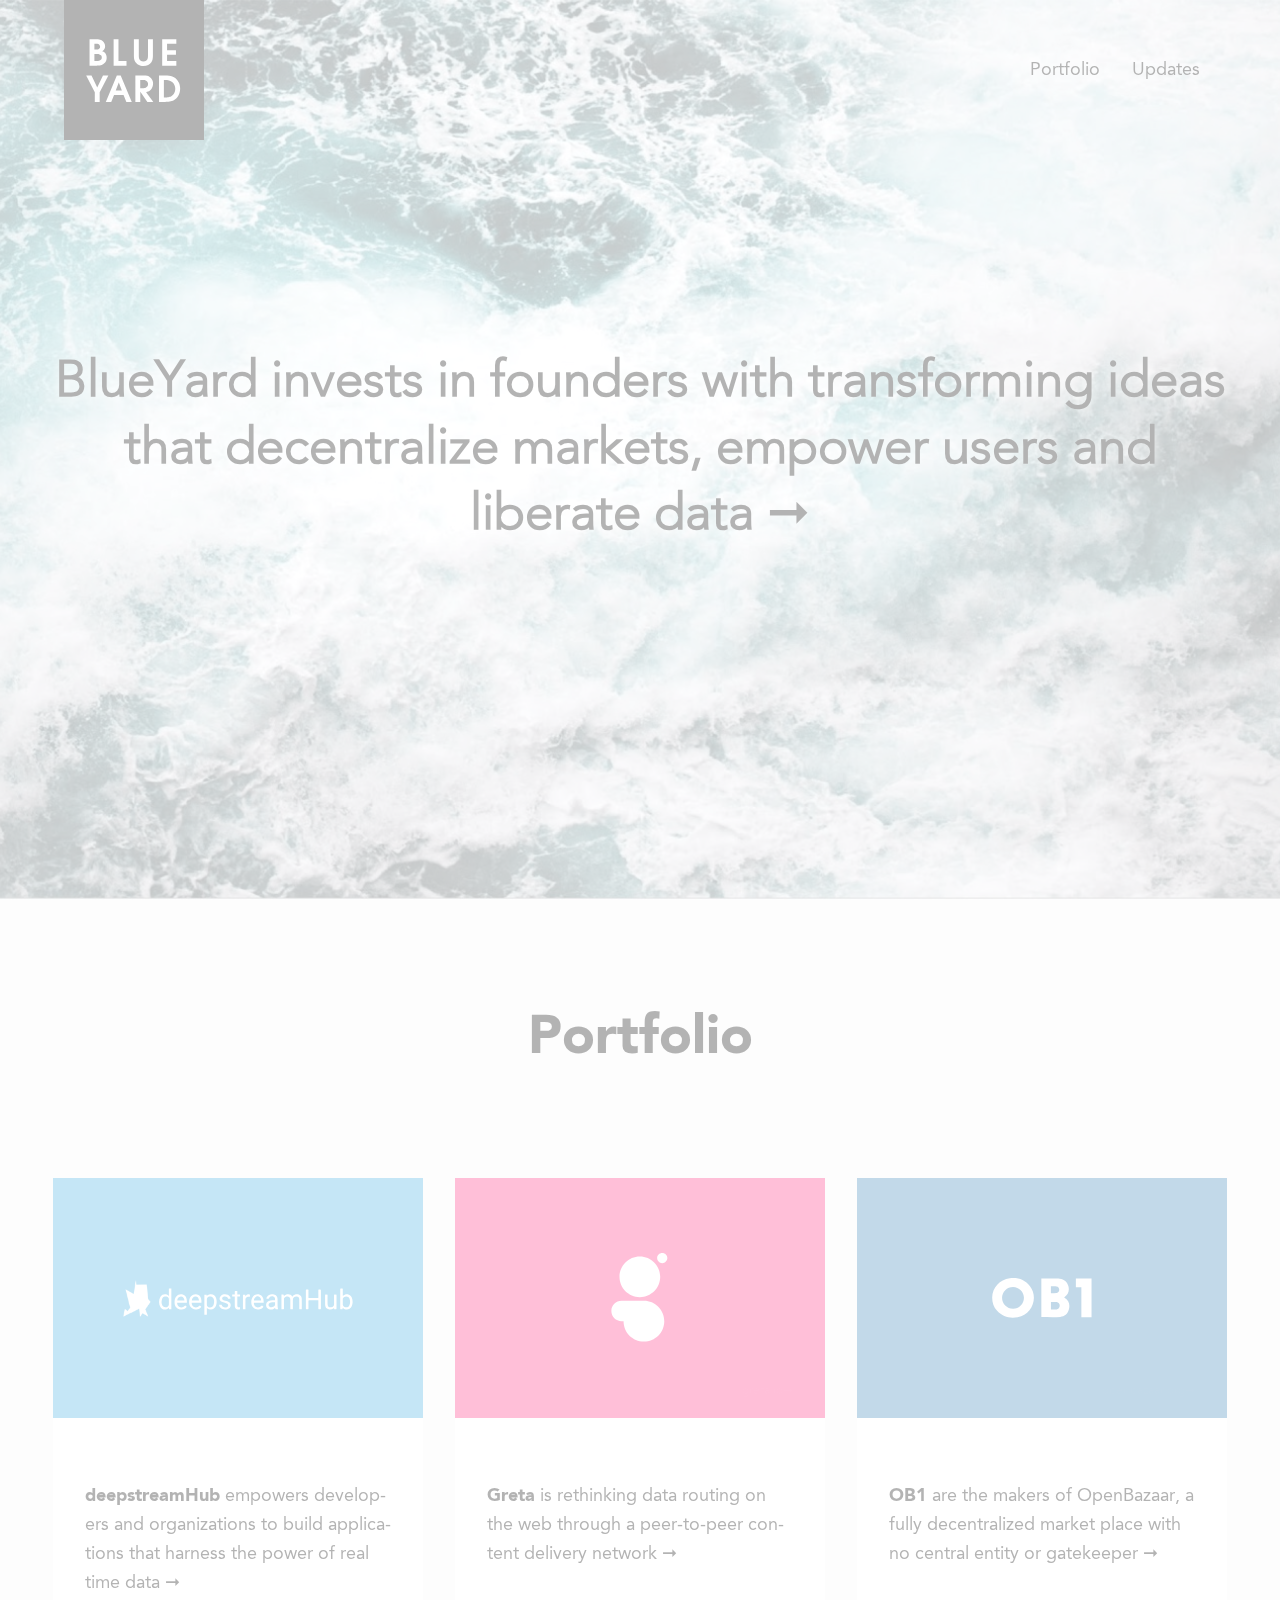
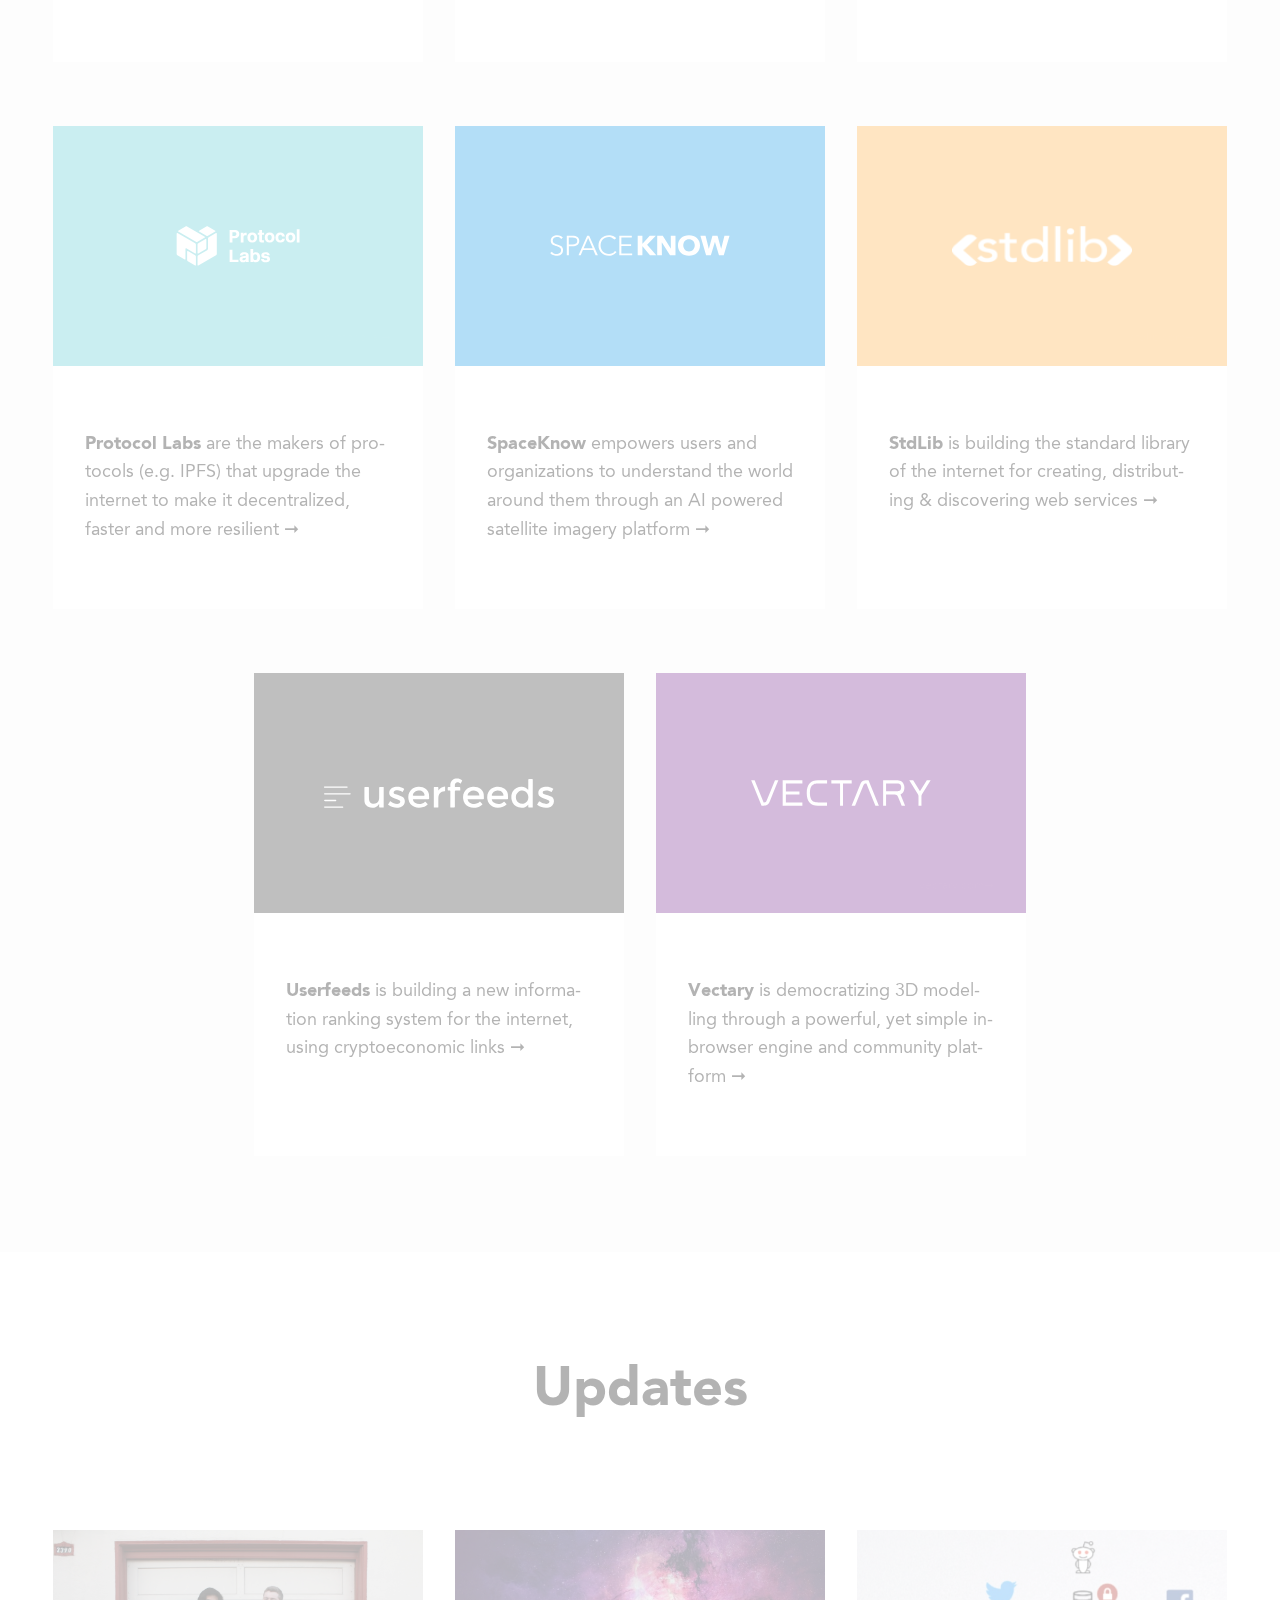
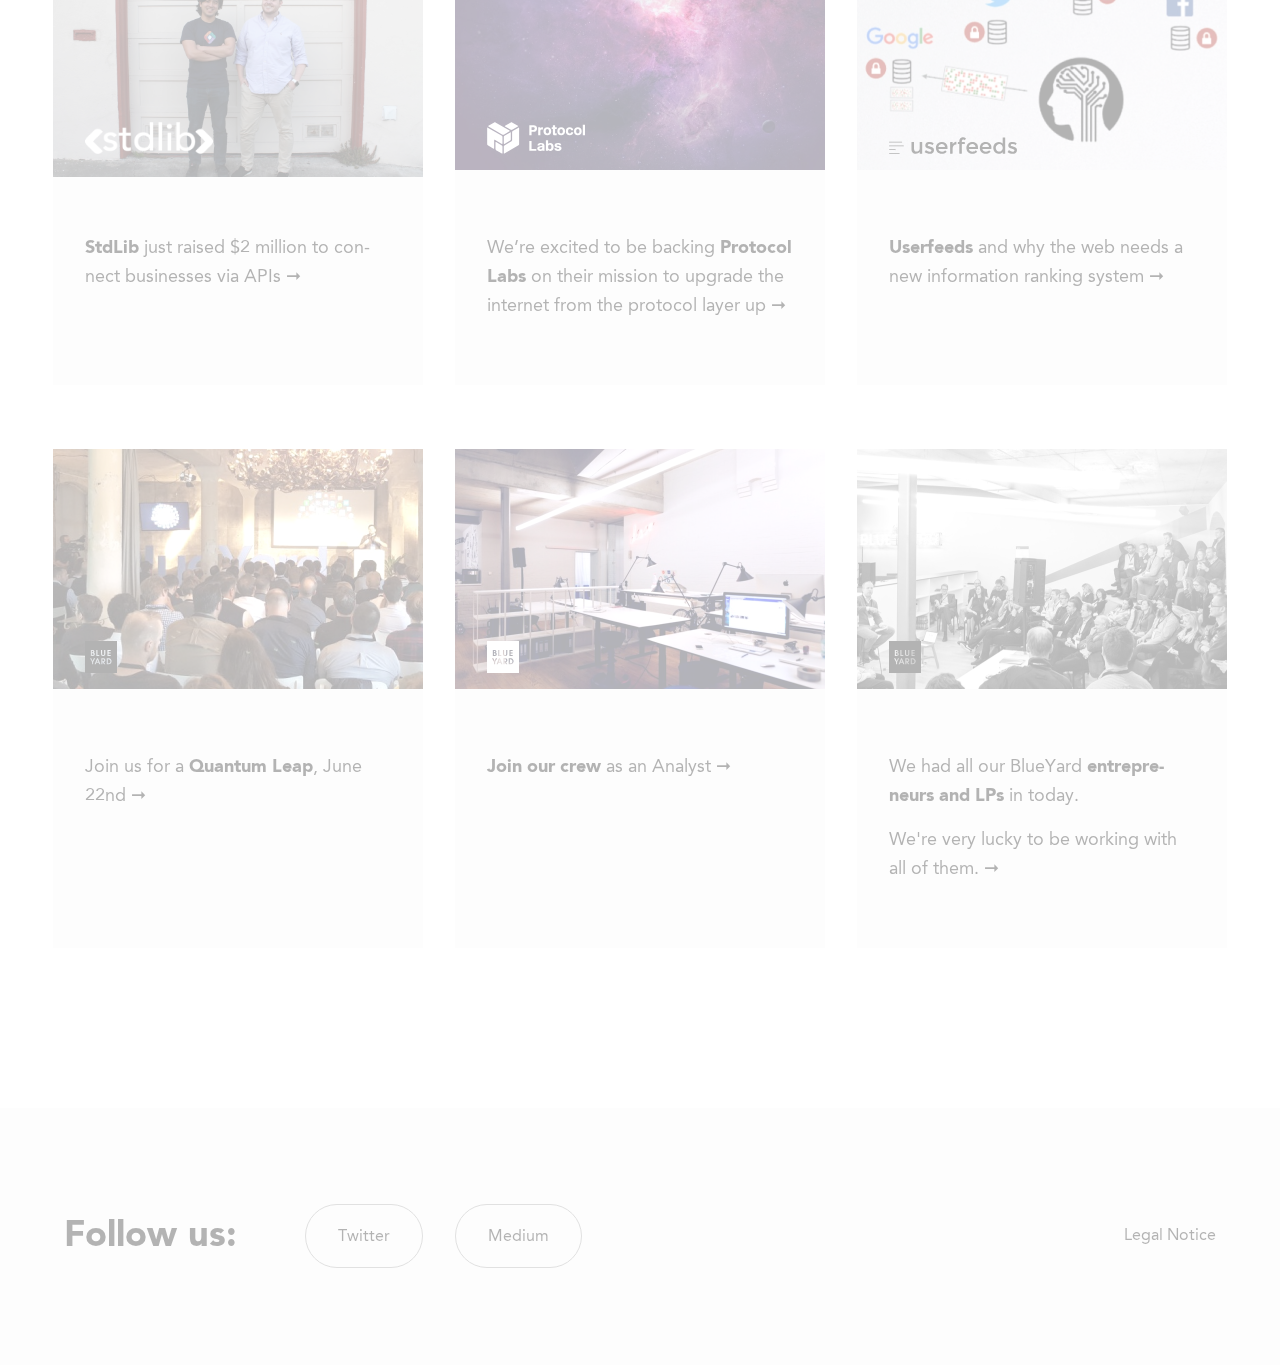
<file: index.html>
<!DOCTYPE HTML>
<!--[if lt IE 7 ]> <html lang="en" class="no-js ie6"> <![endif]-->
<!--[if IE 7 ]>	<html lang="en" class="no-js ie7"> <![endif]-->
<!--[if IE 8 ]>	<html lang="en" class="no-js ie8"> <![endif]-->
<!--[if IE 9 ]>	<html lang="en" class="no-js ie9"> <![endif]-->
<!--[if (gt IE 9)|!(IE)]><!--> <html lang="en" class="no-js"><!--<![endif]-->

<head>
	<meta http-equiv="X-UA-Compatible" content="IE=edge,chrome=1">
	<meta name="apple-mobile-web-app-status-bar-style" content="black" />
	<meta name="apple-mobile-web-app-capable" content="yes">
	<meta name="mobile-web-app-capable" content="yes">
	<title>BlueYard Capital</title>
		<!--[if lt IE 9 ]>
			<script src="http://html5shiv.googlecode.com/svn/trunk/html5.js"></script>
	<!--<![endif]-->
	<meta charset="utf-8">
	<meta name="description" content="">
	<meta name="viewport" content="width=device-width, initial-scale=1.0, user-scalable=1">

<script>
  GretaOptions = {
    cache: {
      time: 2592000000
    },
  }
</script>

<script>
setTimeout(function(){var a=window.GretaOptions||{};a.lazyLoad=a.lazyLoad||{};var f=a.lazyLoad.imgAttribute||"data-src",g=a.lazyLoad.bgImgAttribute||"data-bg-src",h="DIV SECTION ARTICLE ASIDE B BODY FIGURE HTML I LI MAIN MARK NAV P SPAN STRONG SUMMARY TABLE TIME UL H1 H2 H3 H4 LABEL".split(" "),e=a.lazyLoad.addClassOnLoad||"",a="boolean"===typeof a.lazyLoad.enable?a.lazyLoad.enable:!0;!window.greta&&a&&setInterval(function(){for(var  a,b=document.querySelectorAll("IMG["+f+"]"),c=0;c<b.length;c++)(a=b[c].getAttribute(f))&&b[c].src!==a&&(b[c].src=a,b[c].removeAttribute(f),0<e.length&&(b[c].className+=" "+e));for(c=0;c<h.length;c++)for(var b=document.querySelectorAll(h[c]+"["+g+"]"),d=0;d<b.length;d++)(a=b[d].getAttribute(g))&&b[d].style.backgroundImage!=="url("+a+")"&&(b[d].style.backgroundImage="url("+a+")",b[d].removeAttribute(g),0<e.length&&(b[d].className+=" "+e))},1E3)},1E3);
</script>

<script src="https://cdn.greta.io/greta.min.js"></script>



<!-- GENERATED AT http://realfavicongenerator.net/	 -->
<link rel="apple-touch-icon" sizes="180x180" href="das_framework/project/image/favicon/apple-touch-icon.png">
<link rel="icon" type="image/png" sizes="32x32" href="das_framework/project/image/favicon/favicon-32x32.png">
<link rel="icon" type="image/png" sizes="16x16" href="das_framework/project/image/favicon/favicon-16x16.png">
<link rel="manifest" href="das_framework/project/image/favicon/manifest.json">
<link rel="mask-icon" href="das_framework/project/image/favicon/safari-pinned-tab.svg" color="#000000">
<link rel="shortcut icon" href="das_framework/project/image/favicon/favicon.ico">
<meta name="apple-mobile-web-app-title" content="BlueYard">
<meta name="application-name" content="BlueYard">
<meta name="msapplication-config" content="das_framework/project/image/favicon/browserconfig.xml">
<meta name="theme-color" content="#ffffff">

<!-- <link rel="stylesheet" type="text/css" href="font/MyFontsWebfontsKit.css"> -->
<script>
	if (Function('/*@cc_on return document.documentMode===10@*/')()){
		document.documentElement.className+=' ie10';
	}
	if (!!window.chrome) {
		document.documentElement.className+=' is-chrome';
	}
</script>
<script async defer="" src="das_framework/das.min.js"></script>
<link rel="stylesheet" href="das_framework/das.min.css">
</head>


<body id="blueyard" class="page body-index">

	<header id="page-header" class="page-header">
		<section id="page-header__banner" class="page-header__banner">
			<div class="page-header__logo">
				<figure class="logo">
						<img src="das_framework/project/image/blueyard.svg" alt="BlueYard" title="BlueYard"/>
				</figure>
			</div>
			<nav class="page-header__nav">
				<ul>
					<li><a href="#portfolio">Portfolio</a>
					<li><a href="#updates">Updates</a>
				</ul>
			</nav>
		</section>
		<section  class="page-header__cover">
			<h1 class="page-header__title">
				<a href="https://medium.com/@BlueYard/blueyard-thesis-cac357725ee6">
					BlueYard invests in founders with<br>
					transforming ideas that decentralize markets, <br>empower users and liberate data
				</a>
			</h1>
		</section>
	</header>

	<main id="page-main" class="page-main">
		<section id="portfolio" class="portfolio deck">
			<h2 class="js-lurk js-lurk--opacity">Portfolio</h2>
			<ul class="deck__list">
				<li style="color: #3CAAE0" title="deepstreamHub" class="deck__card js-lurk js-lurk--opacity js-lurk--under">
					<figure class="deck__figure">
						<div class="portfolio__brand-logo">
							<img class="very wide" src="das_framework/project/image/portfolio/deepstreamhub.svg" alt="deepstreamHub"/>
						</div>
						<figcaption class="deck__url">
									<a  href="https://deepstreamhub.com/"><span>deepstreamhub.com</span></a>
							</figcaption>
						</figure>
					<div class="deck__text">
							<p>
								<a href="http://medium.com/@BlueYard/deepstreamhub-e4f991da4145">
									<strong >deepstreamHub</strong> empowers developers and organizations to build applications that harness the power of real time data
								</a>
							</p>
					</div>

				<li style="color: #FF2B7E" title="Greta" class="deck__card js-lurk js-lurk--opacity js-lurk--under">
					<figure class="deck__figure">
						<div class="portfolio__brand-logo">
							<img class="tall" src="das_framework/project/image/portfolio/greta.svg" alt="Greta"/>
						</div>
						<figcaption class="deck__url">
								<a  href="https://greta.io/"><span>greta.io</span></a>
						</figcaption>
					</figure>
					<div class="deck__text">
							<p>
								<a href="http://medium.com/@BlueYard/greta-1e88005c64d1">
									<strong >Greta</strong> is rethinking data routing on the web through a peer-to-peer content delivery network
								</a>
							</p>
					</div>

				<li style="color:#3581B4" title="OB1" class="deck__card js-lurk js-lurk--opacity js-lurk--under">
					<figure class="deck__figure">
						<div class="portfolio__brand-logo">
							<img class="wide" src="das_framework/project/image/portfolio/ob1.svg" alt="OB1"/>
						</div>
						<figcaption class="deck__url">
								<a  href="https://openbazaar.org/"><span>openbazaar.org</span></a>
						</figcaption>
					</figure>
					<div class="deck__text">
							<p>
								<a href="https://medium.com/@BlueYard/ob1-openbazaar-2be35862e0bf">
									<strong >OB1</strong> are the makers of OpenBazaar, a fully decentralized market place with no central entity or gatekeeper
								</a>
							</p>
					</div>

				<li style="color:#4FC6CF" title="Protocol Labs" class="deck__card js-lurk js-lurk--opacity js-lurk--under">
					<figure class="deck__figure">
						<div class="portfolio__brand-logo">
							<img class="wide" src="das_framework/project/image/portfolio/protocol-labs.svg" alt="Protocol Labs"/>
						</div>
						<figcaption class="deck__url">
								<a  href="https://protocol.ai/"><span>protocol.ai</span></a>
						</figcaption>
					</figure>
					<div class="deck__text">
							<p>
								<a href="https://medium.com/@BlueYard/protocol-labs-35ceff61b031">
									<strong >Protocol Labs</strong> are the makers of protocols (e.g. IPFS) that upgrade the internet to make it decentralized, faster and more resilient
								</a>
							</p>
					</div>

				<li style="color:#0090E3" title="SpaceKnow" class="deck__card js-lurk js-lurk--opacity js-lurk--under">
					<figure class="deck__figure">
						<div class="portfolio__brand-logo">
							<img class="wide" src="das_framework/project/image/portfolio/spaceknow.svg" alt="SpaceKnow"/>
						</div>
						<figcaption class="deck__url">
								<a  href="https://spaceknow.com/"><span>spaceknow.com</span></a>
						</figcaption>
					</figure>
					<div class="deck__text">
							<p>
								<a href="https://medium.com/@BlueYard/spaceknow-a651f532e854">
									<strong >SpaceKnow</strong> empowers users and organizations to understand the world around them through an AI powered satellite imagery platform
								</a>
							</p>
					</div>

				<li style="color: #FFA935" title="stdlib" class="deck__card js-lurk js-lurk--opacity js-lurk--under">
					<figure class="deck__figure">
						<div class="portfolio__brand-logo">
							<img class="wide" src="das_framework/project/image/portfolio/stdlib.png" alt="stdlib"/>
						</div>
						<figcaption class="deck__url">
									<a  href="https://stdlib.com/"><span>stdlib.com</span></a>
							</figcaption>
						</figure>
					<div class="deck__text">
							<p>
								<a href="https://medium.com/@BlueYard/stdlib-a-standard-library-for-the-web-3dd83f08e332">
									<strong >StdLib</strong> is building the standard library of the internet for creating, distributing & discovering web services
								</a>
							</p>
					</div>

				<li style="color:#292929" title="Userfeeds" class="deck__card js-lurk js-lurk--opacity js-lurk--under">
					<figure class="deck__figure">
						<div class="portfolio__brand-logo">
							<img class="very wide" src="das_framework/project/image/portfolio/userfeeds.svg" alt="Userfeeds"/>
						</div>
						<figcaption class="deck__url">
								<a  href="https://userfeeds.io/"><span>userfeeds.io</span></a>
						</figcaption>
					</figure>
					<div class="deck__text">
							<p>
								<a href="https://medium.com/@BlueYard/userfeeds-why-the-web-needs-a-new-information-ranking-system-5bdab9f5e580">
									<strong >Userfeeds</strong> is building a new information ranking system for the internet, using cryptoeconomic links
								</a>
							</p>
					</div>

				<li style="color:#711D8A" title="Vectary" class="deck__card js-lurk js-lurk--opacity js-lurk--under">
					<figure class="deck__figure">
						<div class="portfolio__brand-logo">
							<img class="wide" src="das_framework/project/image/portfolio/vectary.svg" alt="Vectary"/>
						</div>
						<figcaption class="deck__url">
								<a  href="https://vectary.com/"><span>vectary.com</span></a>
						</figcaption>
					</figure>
					<div class="deck__text">
							<p>
								<a href="https://medium.com/@BlueYard/vectary-8f0b3fd2cee1">
									<strong >Vectary</strong> is democratizing 3D modelling through a powerful, yet simple in-browser engine and community platform
								</a>
							</p>
					</div>

			</ul>
		</section>

		<section id="updates" class="update deck">
			<h2 class="js-lurk js-lurk--opacity">Updates</h2>
			<ul class="deck__list">

			<li class="deck__card js-lurk js-lurk--opacity js-lurk--under">
				<a href="https://techcrunch.com/2017/06/27/stdlib-just-raised-2-million-to-connect-businesses-via-apis/">
					<figure class="deck__figure">
							<img src="das_framework/project/image/update/keith_jacob.jpg" alt="" />
							<div class="update__brand-logo paintwhite" style="background-image:url('das_framework/project/image/portfolio/stdlib.png');"></div>
						</figure>
					<div class="deck__text">
							<p>
								<strong>StdLib</strong> just raised $2 million to connect businesses via APIs
							</p>
					</div>
				</a>

			<li class="deck__card js-lurk js-lurk--opacity js-lurk--under">
				<a href="https://medium.com/@BlueYard/protocol-labs-35ceff61b031">
					<figure class="deck__figure">
							<img src="das_framework/project/image/update/protocol-labs.jpg" alt="" />
							<div class="update__brand-logo paintwhite" style="background-image:url('das_framework/project/image/portfolio/protocol-labs.svg');"></div>
						</figure>
					<div class="deck__text">
							<p>
								We’re excited to be backing <strong>Protocol Labs</strong> on their mission to upgrade the internet from the protocol layer up
							</p>
					</div>
				</a>

			<li class="deck__card js-lurk js-lurk--opacity js-lurk--under">
				<a href="https://medium.com/@BlueYard/userfeeds-why-the-web-needs-a-new-information-ranking-system-5bdab9f5e580">
					<figure class="deck__figure">
							<img src="das_framework/project/image/update/userfeeds.jpg" alt="" />
							<div class="update__brand-logo" style="background-image:url('das_framework/project/image/portfolio/userfeeds.svg');"></div>
						</figure>
					<div class="deck__text">
							<p>
								<strong>Userfeeds</strong> and why the web needs a new information ranking system
							</p>
					</div>
				</a>

			<li class="deck__card js-lurk js-lurk--opacity js-lurk--under">
				<a href="https://medium.com/@BlueYard/join-us-on-june-22nd-for-a-quantum-leap-fa7b5aa61cc6">
					<figure class="deck__figure">
							<img src="das_framework/project/image/update/quantum-leap.jpg" alt="" />
							<div class="update__brand-logo" style="background-image:url('das_framework/project/image/blueyard.svg');"></div>
						</figure>
					<div class="deck__text">
							<p>
								Join us for a <strong>Quantum Leap</strong>, June 22nd
							</p>
					</div>
				</a>

			<li class="deck__card js-lurk js-lurk--opacity js-lurk--under">
				<a href="https://medium.com/@BlueYard/join-our-crew-blueyard-is-hiring-an-analyst-3ba3a0e7570">
					<figure class="deck__figure">
							<img src="das_framework/project/image/update/job.jpg" alt="" />
							<div class="update__brand-logo paintwhite" style="background-image:url('das_framework/project/image/blueyard.svg');"></div>
						</figure>
					<div class="deck__text">
							<p>
								<strong>Join our crew</strong> as an Analyst
							</p>
					</div>
				</a>

			<li class="deck__card js-lurk js-lurk--opacity js-lurk--under">
				<a href="https://twitter.com/ciaranoleary/status/837360858779037700">
					<figure class="deck__figure">
							<img src="das_framework/project/image/update/everyone.jpg" alt="" />
							<div class="update__brand-logo" style="background-image:url('das_framework/project/image/blueyard.svg');"></div>
					</figure>
					<div class="deck__text">
							<p>
								We had all our BlueYard <strong>entrepreneurs and LPs</strong> in today.
							</p>
							<p>
								We're very lucky to be working with all of them.
							</p>
					</div>
				</a>
			</ul>
		</section>
	</main>

	<footer id="page-footer" class="page-footer">
		<section id="social" class="social">
			<h2 class="social__heading">Follow us:</h2>
			<nav class="social__nav">
				<ul>
					<li class="twitter">	<a  href="https://twitter.com/blueyard">Twitter</a>
					<li class="facebook">	<a  href="https://medium.com/@BlueYard">Medium</a>
				</ul>
			</nav>
		</section>
		<section id="footer__legal" class="footer__legal">
			<a href="legal-notice.html">Legal Notice</a>
		</section>
		<a class="toplink" href="#blueyard"></a>
	</footer>

	<div id="responsive-breakpoint"></div>
</body>
</html>
</file>
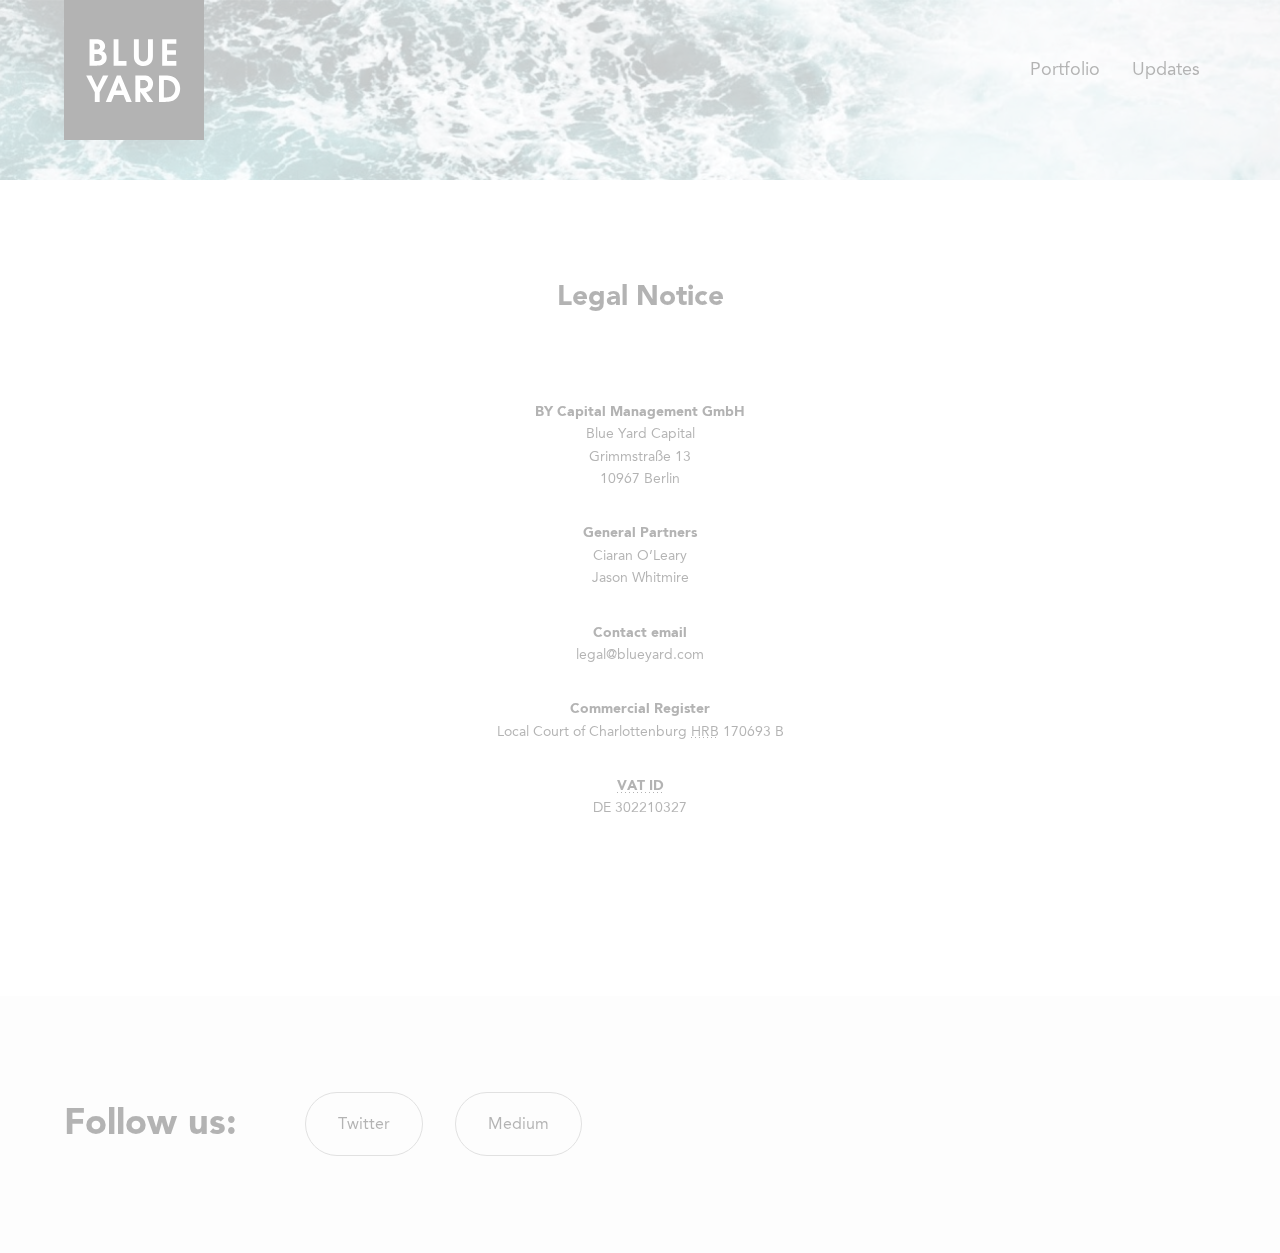
<file: legal-notice.html>
<!DOCTYPE HTML>
<!--[if lt IE 7 ]> <html lang="en" class="no-js ie6"> <![endif]-->
<!--[if IE 7 ]>	<html lang="en" class="no-js ie7"> <![endif]-->
<!--[if IE 8 ]>	<html lang="en" class="no-js ie8"> <![endif]-->
<!--[if IE 9 ]>	<html lang="en" class="no-js ie9"> <![endif]-->
<!--[if (gt IE 9)|!(IE)]><!--> <html lang="en" class="no-js"><!--<![endif]-->

<head>
	<meta http-equiv="X-UA-Compatible" content="IE=edge,chrome=1">
	<meta name="apple-mobile-web-app-status-bar-style" content="black" />
	<meta name="apple-mobile-web-app-capable" content="yes">
	<meta name="mobile-web-app-capable" content="yes">
	<title>Legal notice · BlueYard Capital</title>
		<!--[if lt IE 9 ]>
			<script src="http://html5shiv.googlecode.com/svn/trunk/html5.js"></script>
	<!--<![endif]-->
	<meta charset="utf-8">
	<meta name="description" content="">
	<meta name="viewport" content="width=device-width, initial-scale=1.0, user-scalable=1">


<!-- GENERATED AT http://realfavicongenerator.net/	 -->
<link rel="apple-touch-icon" sizes="180x180" href="das_framework/project/image/favicon/apple-touch-icon.png">
<link rel="icon" type="image/png" sizes="32x32" href="das_framework/project/image/favicon/favicon-32x32.png">
<link rel="icon" type="image/png" sizes="16x16" href="das_framework/project/image/favicon/favicon-16x16.png">
<link rel="manifest" href="das_framework/project/image/favicon/manifest.json">
<link rel="mask-icon" href="das_framework/project/image/favicon/safari-pinned-tab.svg" color="#000000">
<link rel="shortcut icon" href="das_framework/project/image/favicon/favicon.ico">
<meta name="apple-mobile-web-app-title" content="BlueYard">
<meta name="application-name" content="BlueYard">
<meta name="msapplication-config" content="das_framework/project/image/favicon/browserconfig.xml">
<meta name="theme-color" content="#ffffff">

<!-- <link rel="stylesheet" type="text/css" href="font/MyFontsWebfontsKit.css"> -->
<script>
	if (Function('/*@cc_on return document.documentMode===10@*/')()){
		document.documentElement.className+=' ie10';
	}
	if (!!window.chrome) {
		document.documentElement.className+=' is-chrome';
	}
</script>
<script async defer="" src="das_framework/das.min.js"></script>
<link rel="stylesheet" href="das_framework/das.min.css">
</head>


<body id="blueyard" class="page body-legal">

	<header id="page-header" class="page-header">
		<section id="page-header__banner" class="page-header__banner">
			<div class="page-header__logo">
				<a href="index.html">
					<figure class="logo">
							<img src="das_framework/project/image/blueyard.svg" alt="BlueYard" title="BlueYard"/>
					</figure>
				</a>
			</div>
			<nav class="page-header__nav">
				<ul>
					<li><a href="index.html#portfolio">Portfolio</a>
					<li><a href="index.html#updates">Updates</a>
				</ul>
			</nav>
		</section>
		<section class="page-header__cover">
		</section>
	</header>

	<main id="page-main" class="page-main">
		<small id="legal" class="legal">
			<h1>
				Legal Notice
			</h1>
			<dl class="definition-list side-by-side">
				<dt>BY Capital Management GmbH
				<dd>
					<address>
						Blue Yard Capital<br>
						Grimmstraße 13<br>
						10967 Berlin
					</address>
				<dt>General Partners
				<dd>
					<ul>
						<li>Ciaran O’Leary
						<li>Jason Whitmire
					</ul>

				<dt>Contact email
				<dd><a href="mailto:legal@blueyard.com">legal@blueyard.com</a>

				<dt>Commercial Register
				<dd>Local Court of Charlottenburg <abbr title="Handelsregister Abteilung B">HRB</abbr> 170693 B

				<dt><abbr title="Value added tax identification">VAT ID</abbr>
				<dd>DE 302210327
			</dl>
		</small>
	</main>

	<footer id="page-footer" class="page-footer">
		<section id="social" class="social">
			<h2 class="social__heading">Follow us:</h2>
			<nav class="social__nav">
				<ul>
					<li class="twitter">	<a  href="https://twitter.com/blueyard">Twitter</a>
					<li class="facebook">	<a  href="https://medium.com/@BlueYard">Medium</a>
				</ul>
			</nav>
		</section>
		<a class="toplink" href="#blueyard"></a>
	</footer>

	<div id="responsive-breakpoint"></div>
</body>
</html>
</file>
<file: das_framework/das.min.css>
/*!❤*//*! DAS Framework:
 @author Markus Angermeier http://kosmar.de/
 @author Guido Handrick http://guidohandrick.info/
 DAS Framework is based on:
 Responsable Grid System
 Setting up a responsive grid based on Semantic GS
 @author Abban Dunne http://abandon.ie/
 @author James Wilson http://jimmynotjim.com/
 @version 1.0
*/@import url("//hello.myfonts.net/count/340641");html{line-height:1.15;-ms-text-size-adjust:100%;-webkit-text-size-adjust:100%}article,aside,footer,header,nav,section,.legal{display:block}h1{font-size:2em;margin:0.67em 0}figcaption,figure,main{display:block}figure{margin:1em 40px}hr{box-sizing:content-box;height:0;overflow:visible}pre{font-family:monospace, monospace;font-size:1em}a{background-color:transparent;-webkit-text-decoration-skip:objects}abbr[title]{border-bottom:none;text-decoration:underline;text-decoration:underline dotted}b,strong,.definition-list dt{font-weight:inherit}b,strong,.definition-list dt{font-weight:bolder}code,kbd,samp{font-family:monospace, monospace;font-size:1em}dfn{font-style:italic}mark{background-color:#ff0;color:#000}small{font-size:80%}sub,sup{font-size:75%;line-height:0;position:relative;vertical-align:baseline}sub{bottom:-0.25em}sup{top:-0.5em}audio,video{display:inline-block}audio:not([controls]){display:none;height:0}img{border-style:none}svg:not(:root){overflow:hidden}button,input,optgroup,select,textarea{margin:0}button,input{overflow:visible}button,select{text-transform:none}button,html [type="button"],[type="reset"],[type="submit"]{-webkit-appearance:button}button::-moz-focus-inner,[type="button"]::-moz-focus-inner,[type="reset"]::-moz-focus-inner,[type="submit"]::-moz-focus-inner{border-style:none;padding:0}button:-moz-focusring,[type="button"]:-moz-focusring,[type="reset"]:-moz-focusring,[type="submit"]:-moz-focusring{outline:1px dotted ButtonText}legend{box-sizing:border-box;color:inherit;display:table;max-width:100%;padding:0;white-space:normal}progress{display:inline-block;vertical-align:baseline}textarea{overflow:auto}[type="checkbox"],[type="radio"]{box-sizing:border-box;padding:0}[type="number"]::-webkit-inner-spin-button,[type="number"]::-webkit-outer-spin-button{height:auto}[type="search"]{-webkit-appearance:textfield;outline-offset:-2px}[type="search"]::-webkit-search-cancel-button,[type="search"]::-webkit-search-decoration{-webkit-appearance:none}::-webkit-file-upload-button{-webkit-appearance:button;font:inherit}details,menu{display:block}summary{display:list-item}canvas{display:inline-block}template{display:none}[hidden]{display:none}/*!
 * @license
 * MyFonts Webfont Build ID 3409473, 2017-06-21T06:33:51-0400
 *
 * The fonts listed in this notice are subject to the End User License
 * Agreement(s) entered into by the website owner. All other parties are
 * explicitly restricted from using the Licensed Webfonts(s).
 *
 * You may obtain a valid license at the URLs below.
 *
 * Webfont: AvenirLTPro-Light by Linotype
 * URL: https://www.myfonts.com/fonts/linotype/avenir-pro/pro-35-light/
 *
 * Webfont: AvenirLTPro-Roman by Linotype
 * URL: https://www.myfonts.com/fonts/linotype/avenir-pro/pro-55-roman/
 *
 * Webfont: AvenirLTPro-Black by Linotype
 * URL: https://www.myfonts.com/fonts/linotype/avenir-pro/pro-95-black/
 *
 *
 * License: https://www.myfonts.com/viewlicense?type=web&buildid=3409473
 * Licensed pageviews: 250,000
 * Webfonts copyright: Part of the digitally encoded machine readable outline data for producing the Typefaces provided is copyrighted &#x00A9; 2007 Linotype GmbH, www.linotype.com. All rights reserved. This software is the property of Linotype GmbH, and may not be reproduced,
 *
 * © 2017 MyFonts Inc
*/@font-face{font-family:'AvenirLTPro-Light';src:url("project/font/webfont/340641_0_0.eot");src:url("project/font/webfont/340641_0_0.eot?#iefix") format("embedded-opentype"),url("project/font/webfont/340641_0_0.woff2") format("woff2"),url("project/font/webfont/340641_0_0.woff") format("woff"),url("project/font/webfont/340641_0_0.ttf") format("truetype")}@font-face{font-family:'AvenirPro';font-weight:normal;font-style:normal;src:url("project/font/webfont/340641_1_0.eot");src:url("project/font/webfont/340641_1_0.eot?#iefix") format("embedded-opentype"),url("project/font/webfont/340641_1_0.woff2") format("woff2"),url("project/font/webfont/340641_1_0.woff") format("woff"),url("project/font/webfont/340641_1_0.ttf") format("truetype")}@font-face{font-family:'AvenirPro';font-weight:bold;font-style:normal;src:url("project/font/webfont/340641_2_0.eot");src:url("project/font/webfont/340641_2_0.eot?#iefix") format("embedded-opentype"),url("project/font/webfont/340641_2_0.woff2") format("woff2"),url("project/font/webfont/340641_2_0.woff") format("woff"),url("project/font/webfont/340641_2_0.ttf") format("truetype")}html{font-size:100.01%;-webkit-text-size-adjust:100%}body{font-size:16px;line-height:1.6;font-weight:400;text-shadow:0 -1px 1px rgba(255,255,255,0.01)}@media (min-width: 27.5em) and (min-height: 0em){body{font-size:16px}}@media (min-width: 63.9375em) and (min-height: 0em){body{font-size:16px}}@media (min-width: 85.375em) and (min-height: 0em){body{font-size:16px}}@media (min-width: 120.0625em) and (min-height: 0em){body{font-size:16px}}abbr[title],dfn[title]{cursor:help}::-moz-selection{background-color:#ccc;color:#333}::selection{background-color:#ccc;color:#333}::-moz-selection{background-color:#ccc;color:#333}img::-moz-selection{background-color:transparent}body{-webkit-tap-highlight-color:transparent}:-ms-input-placeholder{color:#999}::-webkit-input-placeholder{color:#999;-webkit-font-smoothing:subpixel-antialiased;-moz-osx-font-smoothing:auto}::placeholder{color:#999}:placeholder-shown{color:#999}[disabled]{color:#999}a{text-decoration:none;cursor:pointer}a:active{outline:none}a:focus{outline:none}i{font-style:normal}b{font-weight:normal}u,s,strike{text-decoration:none}p,ul,ol,dl,li,dd,dt,figure,form,blockquote,q,hr,pre,table,fieldset,menu,code,samp{margin:0 0 16px 0;padding:0}hr{margin:16px auto}q:lang(en):before,blockquote>*:first-child:lang(en):before{content:"“"}q:lang(en):after,blockquote>*:last-child:lang(en):after{content:"”"}figure img{width:100%;height:auto}figcaption{padding:16px 0 0;margin:0}img{border:0;-ms-interpolation-mode:bicubic}svg:not(:root){overflow:hidden}fieldset{margin:0;padding:0;border:0}input[type="date"],input[type="datetime"],input[type="datetime-local"],input[type="email"],input[type="month"],input[type="number"],input[type="password"],input[type="search"],input[type="time"],input[type="text"],input[type="tel"],input[type="url"],input[type="week"],textarea,button{display:block;margin:32px auto;padding:6px 10px;line-height:1.6;font-family:"AvenirPro",-apple-system,".SFNSText-Regular","San Francisco","Roboto","Segoe UI","Lucida Grande","Helvetica Neue",Helvetica,"DejaVu Sans",Arial,sans-serif;background-color:#f7f7f7}input[type="date"]:focus,input[type="datetime"]:focus,input[type="datetime-local"]:focus,input[type="email"]:focus,input[type="month"]:focus,input[type="number"]:focus,input[type="password"]:focus,input[type="search"]:focus,input[type="time"]:focus,input[type="text"]:focus,input[type="tel"]:focus,input[type="url"]:focus,input[type="week"]:focus,textarea:focus,button:focus{background-color:#fff;outline:none;box-shadow:0 0 0 2px #000 inset}select{width:100%;height:2.35em;border:1px solid #f7f7f7}input[type="range"],input[type="color"]{vertical-align:middle;height:1.5em;width:100%}input[type="range"]{height:1.4em}input[type="color"]{width:1.5em}input[type="search"]{-webkit-appearance:none;-moz-appearance:none;appearance:none}input[type="search"]::-webkit-search-cancel-button{-webkit-appearance:searchfield-cancel-button}input[type="search"]::-webkit-search-decoration{-webkit-appearance:searchfield-decoration}progress,meter{width:100%;height:1.5em}input[type="submit"],input[type="reset"],input[type="button"]{margin:0 0 14px;padding:12px;line-height:1.6;cursor:pointer;-webkit-appearance:button;-moz-appearance:button;appearance:button}button::-moz-focus-inner,input::-moz-focus-inner{border:0;padding:0}input[type="checkbox"],input[type="radio"]{box-sizing:border-box}input[type="checkbox"]{-webkit-appearance:checkbox;-moz-appearance:checkbox;appearance:checkbox}input[type="radio"]{-webkit-appearance:radio;-moz-appearance:radio;appearance:radio}table{width:100%;border-collapse:collapse;border-spacing:0}th,td{padding:.5em}sub,sup{font-size:75%;line-height:0;position:relative;vertical-align:baseline}sup{top:-0.5em}sub{bottom:-0.25em}mark{background-color:#ccc;color:#333;padding-right:.2em;padding-left:.2em}del{color:#f5a3b5}code,kbd,pre,samp{font-family:monospace}pre{white-space:pre;white-space:pre-wrap;word-wrap:break-word}html{box-sizing:border-box}*,*:before,*:after{box-sizing:inherit}html{height:100%;overflow-y:scroll}*{-webkit-font-smoothing:antialiased;-moz-osx-font-smoothing:grayscale}body{-webkit-transition:opacity .5s .5s linear !important;transition:opacity .5s .5s linear !important}body.in-transit{opacity:.3;-webkit-transition:opacity 1s -1s linear !important;transition:opacity 1s -1s linear !important}svg{width:100%;height:100%}section,.legal{padding:96px 0 64px}@media (min-width: 27.5em) and (min-height: 0em){section,.legal{padding-right:32px;padding-left:32px}}strong,.definition-list dt,dfn{font-weight:700}em,dfn{font-style:normal}abbr[title],dfn[title]{text-decoration:none}hr{height:2px;border:0;background-color:currentColor}figure,img{max-width:100%;width:100%}img{height:auto}h1,h2,h3,h4,h5,h6{margin:0 0 64px}p:first-of-type{margin-top:0}p:last-of-type{margin-bottom:0}blockquote p{box-shadow:none}blockquote *:last-child{margin-bottom:0}blockquote *:before,blockquote *:after{font-size:5em}blockquote *:before{top:0;left:-.2em}blockquote *:after{right:-.2em;bottom:.2em}@media (min-width: 27.5em) and (min-height: 0em){.page-main{margin-bottom:64px}}.page-footer{padding:32px 0}@media (min-width: 27.5em) and (min-height: 0em){.page-footer{padding:64px 32px}}.portfolio-list,.updates-list{max-width:187.5em}.paintwhite,.portfolio__brand-logo svg,.portfolio__brand-logo img{-ms-filter:'progid:DXImageTransform.Microsoft.BasicImage(invert=1)';-webkit-filter:saturate(0) contrast(0) brightness(0) invert(100%);filter:saturate(0) contrast(0) brightness(0) invert(100%)}.page-header__banner{z-index:400;-webkit-box-orient:horizontal;-webkit-box-direction:normal;-ms-flex-flow:row nowrap;flex-flow:row nowrap;-webkit-box-align:center;-ms-flex-align:center;align-items:center;padding:0 5%}.page-header__banner:before{content:'';background-image:-webkit-linear-gradient(top, #fff 30.6709732739%, rgba(255,255,255,0.7) 69.3290267261%, rgba(255,255,255,0.5) 100%);background-image:linear-gradient(180deg, #fff 30.6709732739%, rgba(255,255,255,0.7) 69.3290267261%, rgba(255,255,255,0.5) 100%);box-shadow:0px 0px 2px 0px rgba(0,0,0,0.2);mix-blend-mode:difference}@media (min-width: 27.5em) and (min-height: 0em){.is-scroll--start .page-header__banner:before{opacity:0}}.page-header__logo{z-index:10}.page-header__logo .logo{width:60px;height:60px}@media (min-width: 27.5em) and (min-height: 0em){.page-header__logo .logo{width:90px;height:90px}.is-scroll--start .page-header__logo .logo,.is-scroll--end .page-header__logo .logo{width:140px;height:140px}}.page-header__nav{margin:0 0 0 auto;z-index:10}.page-header__cover{height:100vh;width:auto;background-color:#b9c8cb;background-repeat:no-repeat;background-size:cover;background-position:center center;background-image:url("project/image/cover.jpg")}.body-legal .page-header__cover{height:20vh}.no-touchevents .page-header__cover{background-attachment:fixed}@media (min-width: 27.5em) and (min-height: 0em){.page-header__cover{background-image:url("project/image/cover--medium.jpg")}}@media (min-width: 63.9375em) and (min-height: 0em){.page-header__cover{background-image:url("project/image/cover--large.jpg")}}@media (min-width: 85.375em) and (min-height: 0em){.page-header__cover{background-image:url("project/image/cover--huge.jpg")}}.page-header__title{top:50%;line-height:1.3;-webkit-transform:translateY(-50%);transform:translateY(-50%);-webkit-transition:font-size .1s 0 ease-in-out;transition:font-size .1s 0 ease-in-out;font-size:6vw;font-family:"AvenirLTPro-Light","AvenirPro",-apple-system,".SFNSText-Regular","San Francisco","Roboto","Segoe UI","Lucida Grande","Helvetica Neue",Helvetica,"DejaVu Sans",Arial,sans-serif;text-shadow:0 0 0.2em #fff}.page-header__title br{display:none}@media (min-width: 27.5em) and (min-height: 0em){.page-header__title{font-size:5vw}}@media (min-width: 63.9375em) and (min-height: 0em){.page-header__title{font-size:4vw}}@media (min-width: 85.375em) and (min-height: 0em){.page-header__title{font-size:54px}.page-header__title br{display:block}}.page-header__title a:after{content:"➞"}.page-header__title a:hover{color:inherit}.deck__list{-webkit-box-orient:horizontal;-webkit-box-direction:normal;-ms-flex-flow:row wrap;flex-flow:row wrap;-webkit-box-pack:center;-ms-flex-pack:center;justify-content:center;max-width:187.5em}.deck__card{max-width:25.125em;-webkit-box-flex:1;-ms-flex:1 0 auto;flex:1 0 auto;-webkit-box-orient:vertical;-webkit-box-direction:normal;-ms-flex-flow:column nowrap;flex-flow:column nowrap;background-clip:content-box}@media (min-width: 63.9375em) and (min-height: 0em){.deck__card{-ms-flex-preferred-size:25.125em;flex-basis:25.125em;-webkit-box-flex:0;-ms-flex-positive:0;flex-grow:0}}.deck__card>*{-webkit-box-flex:0;-ms-flex:none;flex:none}.deck__figure{height:15em;background-color:currentColor;-webkit-box-align:center;-ms-flex-align:center;align-items:center}.deck__figure svg,.deck__figure img{width:100%;height:auto}.deck__figure:after{display:none}.deck__url a{top:0;right:0;bottom:0;left:0;color:transparent}.deck__url span:after{content:"➞"}.deck__text{margin:64px 0}.deck__text a:after{content:"➞"}.portfolio__brand-logo{width:100%;margin:auto}.portfolio__brand-logo svg,.portfolio__brand-logo img{max-width:5em;max-height:5em;width:100%;height:100%}.portfolio__brand-logo svg.wide,.portfolio__brand-logo img.wide{max-width:11.25em;max-height:2.5em}.portfolio__brand-logo svg.wide.very,.portfolio__brand-logo img.wide.very{max-width:14.375em;max-height:3.75em}.portfolio__brand-logo svg.tall,.portfolio__brand-logo img.tall{max-width:4.375em;max-height:5.625em}.portfolio__brand-logo svg.tall.very,.portfolio__brand-logo img.tall.very{max-height:none}.update .deck__text p:last-of-type:after{content:"➞"}.update .deck-figure{display:block}.update__brand-logo{left:32px;bottom:16px;height:32px;width:128px;background-size:contain;background-repeat:no-repeat;background-position:left bottom}@media (min-width: 63.9375em) and (min-height: 0em){.page-footer{-webkit-box-orient:horizontal;-webkit-box-direction:normal;-ms-flex-flow:row nowrap;flex-flow:row nowrap;-webkit-box-pack:justify;-ms-flex-pack:justify;justify-content:space-between}}.social__heading{vertical-align:middle;line-height:64px}.social__nav li{vertical-align:baseline}.social__nav a{padding:0 32px;line-height:64px;height:64px;border:1px solid #999;border-radius:32px}.social__nav a:hover{border:1px solid #000}.footer__legal{line-height:64px}.footer__legal a{white-space:nowrap}.toplink{z-index:500;bottom:32px;right:32px}.is-scroll--start .toplink{opacity:0;visibility:hidden}.toplink:after{-webkit-transform:rotateZ(-90deg);transform:rotateZ(-90deg);width:2em;height:2em;line-height:2;content:"➞"}.responsive-wrapper{width:100%;height:0}body,.portfolio-list a,.updates-list a,.page-header__logo .logo,.portfolio .deck__card{background-color:#fff}.deck__url a:hover,.touchevents .deck__url a,.social__nav a:hover,.toplink:hover:after,.debug #responsive-breakpoint{color:#fff}select,.portfolio,.page-footer,.update .deck__card{background-color:#f7f7f7}blockquote *:before,blockquote *:after{color:#f7f7f7}.social__nav a:hover{background-color:#000}hr{color:#000}ins{color:#000}body,.definition-list dd{color:#000}h1,h2,h3,h4,h5,h6{color:#000}.toplink:hover:after{background-color:#000}a{color:#000}a:hover{color:#999}a:active,a:focus{color:#333}img::-moz-selection{background-color:transparent}img::selection{background-color:transparent}.debug #responsive-breakpoint{background-color:#639}#responsive-breakpoint{position:fixed;top:-100em;left:-100em}#responsive-breakpoint:after{content:"small,0"}@media (min-width: 27.5em) and (min-height: 0em){#responsive-breakpoint:after{content:"medium,440"}}@media (min-width: 63.9375em) and (min-height: 0em){#responsive-breakpoint:after{content:"large,1023"}}@media (min-width: 85.375em) and (min-height: 0em){#responsive-breakpoint:after{content:"huge,1366"}}@media (min-width: 120.0625em) and (min-height: 0em){#responsive-breakpoint:after{content:"giant,1921"}}abbr[title],dfn[title]{background-image:-webkit-linear-gradient(left, currentColor 30%, transparent 30%);background-image:linear-gradient(to right, currentColor 30%, transparent 30%);background-position:0 98%;background-repeat:repeat-x;background-size:4px 1px}.page-header__title{-webkit-font-smoothing:antialiased;-moz-osx-font-smoothing:grayscale}.portfolio-list,.updates-list,.deck__list,.deck__figure svg,.deck__figure img{margin:auto}select,body,section,.legal,figure,ul,ol,li,.page-header__banner,.page-header__logo .logo,.page-header__cover,.social__heading{margin:0}.page-header__title{margin:0 auto}hr,.definition-list{margin:32px 0}blockquote p,ul,ol,li,.page-header__cover{padding:0}@media (min-width: 27.5em) and (min-height: 0em){.social{padding:32px}}blockquote,.portfolio-list p,.updates-list p,.footer__legal{padding:32px}figcaption,.page-header__nav a{padding:16px}.deck__text,.social__heading{padding:0 32px}.social__nav,.social__nav li,.debug #responsive-breakpoint{padding:0 16px}.social{padding:32px 0}.page-header__title,.deck__url a,.deck__url span{padding:16px 32px}.deck__card{padding:32px 16px}blockquote *:before,blockquote *:after{line-height:0}.debug #responsive-breakpoint{font-family:Consolas,monospace}body,select,input[type="range"],input[type="color"],input[type="submit"],input[type="reset"],input[type="button"]{font-family:"AvenirPro",-apple-system,".SFNSText-Regular","San Francisco","Roboto","Segoe UI","Lucida Grande","Helvetica Neue",Helvetica,"DejaVu Sans",Arial,sans-serif}h1,h2,h3,h4,h5,h6{font-family:"AvenirPro",-apple-system,".SFNSText-Regular","San Francisco","Roboto","Segoe UI","Lucida Grande","Helvetica Neue",Helvetica,"DejaVu Sans",Arial,sans-serif;font-weight:700}.deck__url{font-size:12px}small,figcaption cite,.debug #responsive-breakpoint{font-size:14px}.page-header__nav,.deck__text{font-size:18px}h2,.social__heading,.toplink:after{font-size:36px}@media (min-width: 27.5em) and (min-height: 0em){h2{font-size:54px}}input[type="submit"],input[type="reset"],input[type="button"]{border:none}ul,ol,li{list-style:none}.is-hidden,.no-js .js-only{position:fixed;z-index:-1;top:100%;right:100%;bottom:0;left:0;overflow:hidden;clip:rect(0 0 0 0);height:1px;width:1px;margin:-1px;padding:0;border:0}.responsive-wrapper{overflow:hidden}figure,blockquote,.page-header__title,.responsive-wrapper{position:relative}blockquote *:before,blockquote *:after,.page-header__banner:before,.deck__url,.deck__url a,.deck__url span,.update__brand-logo{position:absolute}.page-header__banner,.toplink,.browserupgrade,.debug #responsive-breakpoint{position:fixed}.page-header__banner:before,.deck__url{top:0;right:0;bottom:0;left:0}.page-header__banner,.browserupgrade{top:0;right:0;bottom:auto;left:0}.deck__url span{top:auto;right:0;bottom:0;left:0}.debug #responsive-breakpoint{top:auto;right:auto;bottom:0;left:0}figure img,label,progress,meter,svg,figcaption cite,.portfolio-list a,.updates-list a,.page-header__nav a,.deck__figure svg,.deck__figure img,.deck__url span,.social__nav a,.toplink:after{display:block}p:empty{display:none}.page-header__nav li,.deck__url span:after,.deck__text a,.social,.social__heading,.social__nav,.social__nav li{display:inline-block}@media (min-width: 63.9375em) and (min-height: 0em){.page-footer{display:-webkit-box;display:-ms-flexbox;display:flex}}.page-header__banner,.deck__list,.deck__card,.deck__figure{display:-webkit-box;display:-ms-flexbox;display:flex}.deck__text,.definition-list{-webkit-hyphens:auto;-epub-hyphens:auto;-ms-hyphens:auto;-o-hyphens:auto;hyphens:auto;-webkit-hyphenate-limit-lines:2;-ms-hyphenate-limit-lines:2;hyphenate-limit-lines:2;-ms-hyphenate-limit-chars:6 3 2;hyphenate-limit-chars:6 3 2;-webkit-hyphenate-before:2;-webkit-hyphenate-after:3;hyphenate-lines:2}address,time{font-weight:normal;font-style:normal}.lowercase{text-transform:lowercase}.uppercase,.acronym{text-transform:uppercase;letter-spacing:.02em}h1,h2,h3,h4,h5,h6,.page-footer,.legal,.toplink:after,.center{text-align:center}th,td{text-align:left}@media (min-width: 27.5em) and (min-height: 0em){@supports (-epub-hyphens: auto) or (-o-hyphens: auto) or ((-webkit-hyphens: auto) or (-ms-hyphens: auto) or (hyphens: auto)){}}@media (min-width: 63.9375em) and (min-height: 0em){@supports (-epub-hyphens: auto) or (-o-hyphens: auto) or ((-webkit-hyphens: auto) or (-ms-hyphens: auto) or (hyphens: auto)){}}@media (min-width: 85.375em) and (min-height: 0em){@supports (-epub-hyphens: auto) or (-o-hyphens: auto) or ((-webkit-hyphens: auto) or (-ms-hyphens: auto) or (hyphens: auto)){}}@media (min-width: 120.0625em) and (min-height: 0em){@supports (-epub-hyphens: auto) or (-o-hyphens: auto) or ((-webkit-hyphens: auto) or (-ms-hyphens: auto) or (hyphens: auto)){}}@supports (-epub-hyphens: auto) or (-o-hyphens: auto) or ((-webkit-hyphens: auto) or (-ms-hyphens: auto) or (hyphens: auto)){}figcaption cite,.deck__url a{text-align:right}section,.legal,.definition-list{clear:both}a,.page-header__banner,.page-header__banner:before,.page-header__logo .logo,.deck__figure,.portfolio__brand-logo svg,.portfolio__brand-logo img,.toplink,.toplink:after{-webkit-transition:all .3s cubic-bezier(0.4, 0, 0.6, 1);transition:all .3s cubic-bezier(0.4, 0, 0.6, 1);-webkit-backface-visibility:hidden;backface-visibility:hidden}ul.style>li{list-style:disc}ol.style>li{list-style:decimal}ul.none>li,ol.none>li{list-style:none}ul.roman>li,ol.roman>li{list-style:upper-roman}ul.decimal>li,ol.decimal>li{list-style:decimal}ul.style,ol.style{margin:16px 0}ul.style:last-child,ol.style:last-child{margin-bottom:0}ul.style li,ol.style li{list-style-position:outside;padding-left:.3rem;padding-right:.3rem;-webkit-transform:translateX(1.3rem);transform:translateX(1.3rem)}ul.decimal li,ol.decimal li,ul.roman li,ol.roman li{list-style-position:inside;margin-bottom:1em;padding-left:1rem;text-indent:-1rem}ul.decimal li li,ol.decimal li li,ul.roman li li,ol.roman li li{padding-left:0}.definition-list dt,.definition-list dd{margin:0}.definition-list dt{padding-top:16px}.definition-list dd{padding-bottom:16px}.js .js-lurked{-webkit-transition:opacity .15s 0s ease-in,-webkit-transform .3s 0s cubic-bezier(0.4, 0, 0.6, 1);transition:opacity .15s 0s ease-in,-webkit-transform .3s 0s cubic-bezier(0.4, 0, 0.6, 1);transition:transform .3s 0s cubic-bezier(0.4, 0, 0.6, 1),opacity .15s 0s ease-in;transition:transform .3s 0s cubic-bezier(0.4, 0, 0.6, 1),opacity .15s 0s ease-in,-webkit-transform .3s 0s cubic-bezier(0.4, 0, 0.6, 1)}.js .js-lurk.js .js-lurk--opacity{opacity:0}.js .js-lurk.js .js-lurk--left{-webkit-transform:translateX(-10%) scale(.8);transform:translateX(-10%) scale(.8);-webkit-transform-origin:right top;transform-origin:right top}.js .js-lurk.js .js-lurk--over{-webkit-transform:translateY(-10%) scale(1.25);transform:translateY(-10%) scale(1.25);-webkit-transform-origin:center bottom;transform-origin:center bottom}.js .js-lurk.js .js-lurk--under{-webkit-transform:translateY(10%) scale(.8);transform:translateY(10%) scale(.8);-webkit-transform-origin:center top;transform-origin:center top}.js .js-lurk.js .js-lurk--right{-webkit-transform:translateX(10%) scale(.8);transform:translateX(10%) scale(.8);-webkit-transform-origin:left top;transform-origin:left top}.browserupgrade{z-index:500}@media all and (-ms-high-contrast: none), (-ms-high-contrast: active){.portfolio .deck__figure{background-color:#fff;box-shadow:0 -1px inset}.portfolio .deck__url a{color:currentColor}.update__brand-logo{display:none}}.debug #responsive-breakpoint{z-index:600}
</file>
